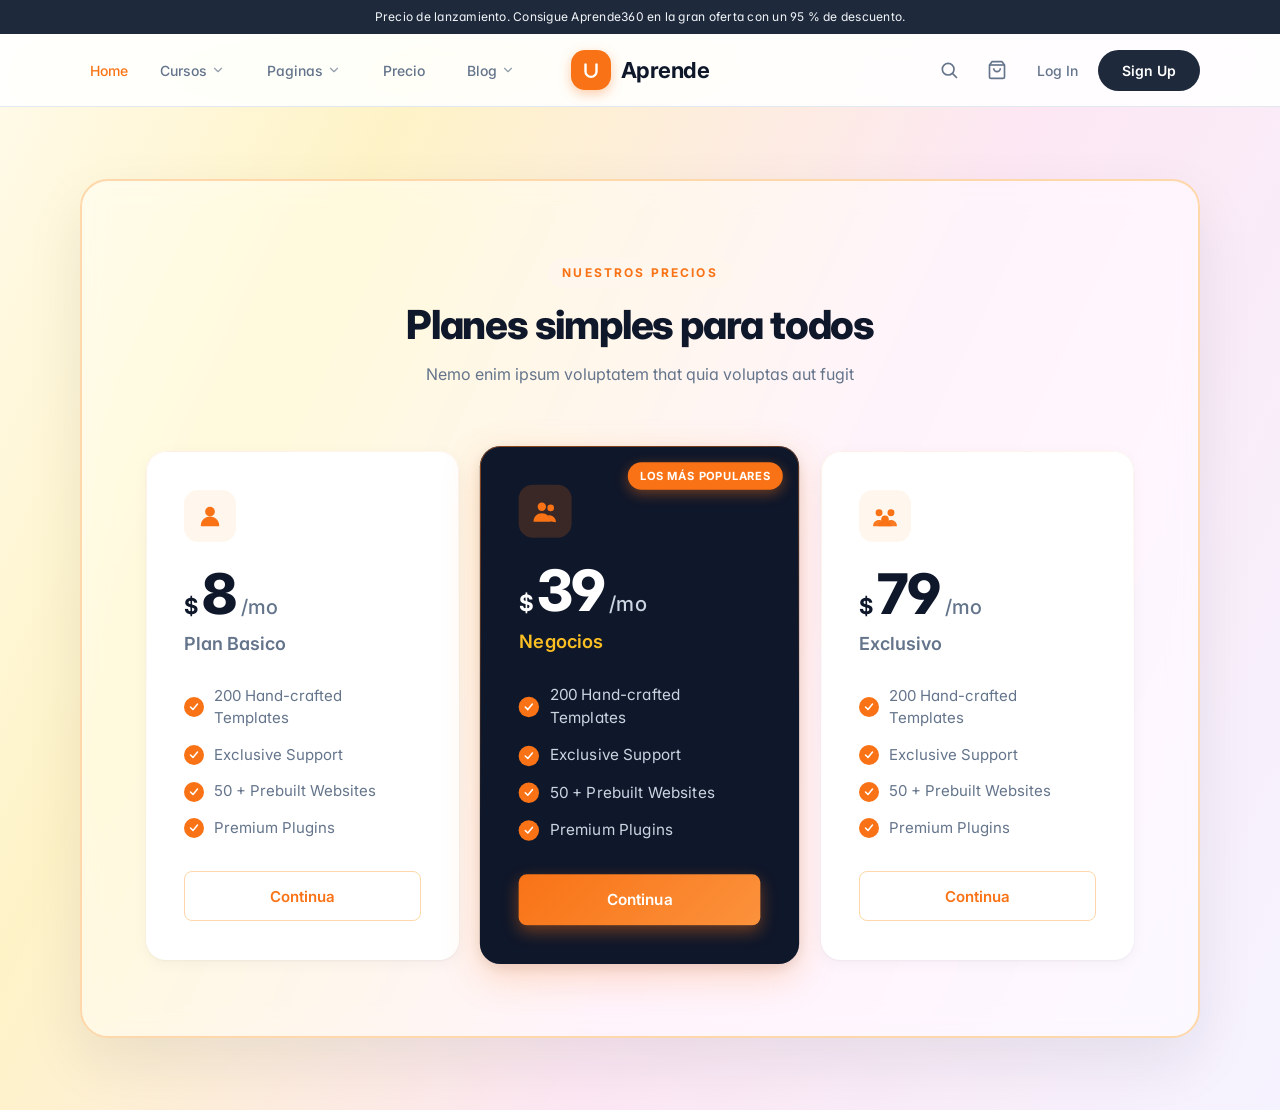
<file: precio.html>
<!DOCTYPE html>
<html lang="es">
<head>
    <meta charset="UTF-8">
    <meta name="viewport" content="width=device-width, initial-scale=1.0">
    <title>Aprende 360 Planes imples para todos</title>
    <link rel="preconnect" href="https://fonts.googleapis.com">
    <link rel="preconnect" href="https://fonts.gstatic.com" crossorigin>
    <link href="https://fonts.googleapis.com/css2?family=Inter:wght@400;500;600;700;800&display=swap" rel="stylesheet">
    <link rel="stylesheet" href="pricing.css">
</head>
<body>
    <!-- ===== Top Promo Banner ===== -->
    <div class="promo-banner">
        <p>Precio de lanzamiento. Consigue Aprende360 en la gran oferta con un 95 % de descuento.</p>
    </div>

    <!-- ===== Header / Navigation ===== -->
    <header class="header" id="header">
        <div class="container header__inner">
            <nav class="nav nav--left" aria-label="Primary">
                <a href="index.html" class="nav__link nav__link--active">Home</a>
                <div class="nav__item">
                    <a href="#" class="nav__link">Cursos <svg class="nav__caret" viewBox="0 0 24 24" width="14" height="14"><path d="M6 9l6 6 6-6" fill="none" stroke="currentColor" stroke-width="2" stroke-linecap="round" stroke-linejoin="round"/></svg></a>
                </div>
                <div class="nav__item">
                    <a href="#" class="nav__link">Paginas <svg class="nav__caret" viewBox="0 0 24 24" width="14" height="14"><path d="M6 9l6 6 6-6" fill="none" stroke="currentColor" stroke-width="2" stroke-linecap="round" stroke-linejoin="round"/></svg></a>
                </div>
                <div class="nav__item">
                    <a href="precio.html" class="nav__link">Precio</a>
                </div>
                <div class="nav__item">
                    <a href="#" class="nav__link">Blog <svg class="nav__caret" viewBox="0 0 24 24" width="14" height="14"><path d="M6 9l6 6 6-6" fill="none" stroke="currentColor" stroke-width="2" stroke-linecap="round" stroke-linejoin="round"/></svg></a>
                </div>
            </nav>

            <a href="index.html" class="logo">
                <span class="logo__icon">
                    <svg viewBox="0 0 32 32" width="22" height="22" fill="none">
                        <path d="M8 8v10a8 8 0 0 0 16 0V8" stroke="white" stroke-width="3.5" stroke-linecap="round"/>
                    </svg>
                </span>
                <span class="logo__text">Aprende</span>
            </a>

            <div class="nav nav--right">
                <button class="icon-btn" aria-label="Search">
                    <svg viewBox="0 0 24 24" width="20" height="20" fill="none" stroke="currentColor" stroke-width="2"><circle cx="11" cy="11" r="7"/><path d="M21 21l-4.3-4.3" stroke-linecap="round"/></svg>
                </button>
                <button class="icon-btn" aria-label="Cart">
                    <svg viewBox="0 0 24 24" width="20" height="20" fill="none" stroke="currentColor" stroke-width="2"><path d="M6 2L3 6v14a2 2 0 0 0 2 2h14a2 2 0 0 0 2-2V6l-3-4z" stroke-linecap="round" stroke-linejoin="round"/><path d="M3 6h18"/><path d="M16 10a4 4 0 0 1-8 0"/></svg>
                </button>
                <a href="#" class="nav__link nav__link--login">Log In</a>
                <a href="#" class="btn btn--primary">Sign Up</a>
                <button class="icon-btn icon-btn--mobile" id="mobileMenuToggle" aria-label="Menu">
                    <svg viewBox="0 0 24 24" width="22" height="22" fill="none" stroke="currentColor" stroke-width="2"><path d="M3 12h18M3 6h18M3 18h18" stroke-linecap="round"/></svg>
                </button>
            </div>
        </div>
    </header>

    <!-- ===== Pricing Section ===== -->
    <section class="pricing">
        <div class="pricing__frame">
            <header class="pricing__head">
                <span class="eyebrow">Nuestros precios</span>
                <h1 class="pricing__title">Planes simples para todos</h1>
                <p class="pricing__subtitle">Nemo enim ipsum voluptatem that quia voluptas aut fugit</p>
            </header>

            <div class="pricing__grid">
                <!-- Card 1: Basic -->
                <article class="plan-card" data-plan="basic">
                    <div class="plan-card__icon" aria-hidden="true">
                        <svg viewBox="0 0 24 24" width="26" height="26" fill="currentColor">
                            <circle cx="12" cy="8" r="4.5"/>
                            <path d="M3.5 21c0-4.7 3.8-8.5 8.5-8.5s8.5 3.8 8.5 8.5v.5h-17z"/>
                        </svg>
                    </div>
                    <div class="plan-card__price">
                        <span class="plan-card__currency">$</span>
                        <span class="plan-card__amount">8</span>
                        <span class="plan-card__suffix">/mo</span>
                    </div>
                    <h3 class="plan-card__name">Plan Basico</h3>
                    <ul class="plan-card__features">
                        <li><span class="feat-check"><svg viewBox="0 0 24 24" width="12" height="12" fill="none" stroke="currentColor" stroke-width="3"><path d="M5 12l5 5 9-11" stroke-linecap="round" stroke-linejoin="round"/></svg></span>200 Hand-crafted Templates</li>
                        <li><span class="feat-check"><svg viewBox="0 0 24 24" width="12" height="12" fill="none" stroke="currentColor" stroke-width="3"><path d="M5 12l5 5 9-11" stroke-linecap="round" stroke-linejoin="round"/></svg></span>Exclusive Support</li>
                        <li><span class="feat-check"><svg viewBox="0 0 24 24" width="12" height="12" fill="none" stroke="currentColor" stroke-width="3"><path d="M5 12l5 5 9-11" stroke-linecap="round" stroke-linejoin="round"/></svg></span>50 + Prebuilt Websites</li>
                        <li><span class="feat-check"><svg viewBox="0 0 24 24" width="12" height="12" fill="none" stroke="currentColor" stroke-width="3"><path d="M5 12l5 5 9-11" stroke-linecap="round" stroke-linejoin="round"/></svg></span>Premium Plugins</li>
                    </ul>
                    <button class="plan-card__btn plan-card__btn--outline">Continua</button>
                </article>

                <!-- Card 2: Business (Featured) -->
                <article class="plan-card plan-card--featured" data-plan="business">
                    <span class="plan-card__badge">Los más populares</span>
                    <div class="plan-card__icon" aria-hidden="true">
                        <svg viewBox="0 0 24 24" width="26" height="26" fill="currentColor">
                            <circle cx="9" cy="8" r="3.8"/>
                            <circle cx="17" cy="9" r="3"/>
                            <path d="M1.5 21c0-4 3.4-7.2 7.5-7.2s7.5 3.2 7.5 7.2v.5h-15z"/>
                            <path d="M16 21v-.5c0-1.8-.7-3.5-1.8-4.7.5-.1 1-.2 1.5-.2 3.3 0 6 2.7 6 6v.4z"/>
                        </svg>
                    </div>
                    <div class="plan-card__price">
                        <span class="plan-card__currency">$</span>
                        <span class="plan-card__amount">39</span>
                        <span class="plan-card__suffix">/mo</span>
                    </div>
                    <h3 class="plan-card__name">Negocios</h3>
                    <ul class="plan-card__features">
                        <li><span class="feat-check"><svg viewBox="0 0 24 24" width="12" height="12" fill="none" stroke="currentColor" stroke-width="3"><path d="M5 12l5 5 9-11" stroke-linecap="round" stroke-linejoin="round"/></svg></span>200 Hand-crafted Templates</li>
                        <li><span class="feat-check"><svg viewBox="0 0 24 24" width="12" height="12" fill="none" stroke="currentColor" stroke-width="3"><path d="M5 12l5 5 9-11" stroke-linecap="round" stroke-linejoin="round"/></svg></span>Exclusive Support</li>
                        <li><span class="feat-check"><svg viewBox="0 0 24 24" width="12" height="12" fill="none" stroke="currentColor" stroke-width="3"><path d="M5 12l5 5 9-11" stroke-linecap="round" stroke-linejoin="round"/></svg></span>50 + Prebuilt Websites</li>
                        <li><span class="feat-check"><svg viewBox="0 0 24 24" width="12" height="12" fill="none" stroke="currentColor" stroke-width="3"><path d="M5 12l5 5 9-11" stroke-linecap="round" stroke-linejoin="round"/></svg></span>Premium Plugins</li>
                    </ul>
                    <button class="plan-card__btn plan-card__btn--primary">Continua</button>
                </article>

                <!-- Card 3: Exclusive -->
                <article class="plan-card" data-plan="exclusive">
                    <div class="plan-card__icon" aria-hidden="true">
                        <svg viewBox="0 0 24 24" width="26" height="26" fill="currentColor">
                            <circle cx="6.5" cy="9" r="3.2"/>
                            <circle cx="17.5" cy="9" r="3.2"/>
                            <circle cx="12" cy="15" r="3.5"/>
                            <path d="M1 21c0-3 2.4-5.4 5.5-5.4S12 18 12 21v.5H1z" opacity="0.95"/>
                            <path d="M12 21v.5h11V21c0-3-2.4-5.4-5.5-5.4S12 18 12 21z" opacity="0.95"/>
                            <path d="M6 21c0-3 2.7-5.4 6-5.4s6 2.4 6 5.4v.5H6z" opacity="0.95"/>
                        </svg>
                    </div>
                    <div class="plan-card__price">
                        <span class="plan-card__currency">$</span>
                        <span class="plan-card__amount">79</span>
                        <span class="plan-card__suffix">/mo</span>
                    </div>
                    <h3 class="plan-card__name">Exclusivo</h3>
                    <ul class="plan-card__features">
                        <li><span class="feat-check"><svg viewBox="0 0 24 24" width="12" height="12" fill="none" stroke="currentColor" stroke-width="3"><path d="M5 12l5 5 9-11" stroke-linecap="round" stroke-linejoin="round"/></svg></span>200 Hand-crafted Templates</li>
                        <li><span class="feat-check"><svg viewBox="0 0 24 24" width="12" height="12" fill="none" stroke="currentColor" stroke-width="3"><path d="M5 12l5 5 9-11" stroke-linecap="round" stroke-linejoin="round"/></svg></span>Exclusive Support</li>
                        <li><span class="feat-check"><svg viewBox="0 0 24 24" width="12" height="12" fill="none" stroke="currentColor" stroke-width="3"><path d="M5 12l5 5 9-11" stroke-linecap="round" stroke-linejoin="round"/></svg></span>50 + Prebuilt Websites</li>
                        <li><span class="feat-check"><svg viewBox="0 0 24 24" width="12" height="12" fill="none" stroke="currentColor" stroke-width="3"><path d="M5 12l5 5 9-11" stroke-linecap="round" stroke-linejoin="round"/></svg></span>Premium Plugins</li>
                    </ul>
                    <button class="plan-card__btn plan-card__btn--outline">Continua</button>
                </article>
            </div>
        </div>
    </section>

    <script src="pricing.js"></script>
</body>
</html>
</file>
<file: pricing.css>
/* ============================================================
   UpSkill — Pricing Page
   Pure CSS (no frameworks)
   ============================================================ */

*, *::before, *::after { box-sizing: border-box; margin: 0; padding: 0; }
html { scroll-behavior: smooth; }

:root {
    --color-dark: #1e293b;
    --color-darker: #0f172a;
    --color-accent: #f97316;
    --color-accent-hover: #ea580c;
    --color-accent-soft: #fed7aa;
    --color-accent-bg: #fff7ed;
    --color-text: #0f172a;
    --color-text-muted: #64748b;
    --color-text-soft: #94a3b8;
    --color-surface: #ffffff;
    --color-border: #e2e8f0;
    --color-bg-gradient: linear-gradient(115deg, #fffbeb 0%, #fef3c7 25%, #fce7f3 60%, #f5f3ff 100%);
    --font-sans: 'Inter', -apple-system, BlinkMacSystemFont, 'Segoe UI', Roboto, Helvetica, Arial, sans-serif;
    --container-width: 1200px;
    --container-px: clamp(20px, 5vw, 40px);
    --shadow-card: 0 1px 3px rgba(15,23,42,0.05), 0 4px 16px rgba(15,23,42,0.04);
    --shadow-card-hover: 0 12px 32px rgba(249,115,22,0.18), 0 4px 12px rgba(15,23,42,0.08);
    --shadow-featured: 0 12px 36px rgba(249,115,22,0.25), 0 4px 12px rgba(15,23,42,0.1);
    --radius-sm: 8px;
    --radius-md: 14px;
    --radius-lg: 20px;
    --radius-xl: 28px;
    --radius-pill: 9999px;
    --transition-fast: 0.18s ease;
    --transition-base: 0.28s cubic-bezier(0.4, 0, 0.2, 1);
}

body {
    font-family: var(--font-sans);
    font-size: 16px;
    color: var(--color-text);
    background: var(--color-bg-gradient);
    line-height: 1.5;
    min-height: 100vh;
    -webkit-font-smoothing: antialiased;
    -moz-osx-font-smoothing: grayscale;
    font-feature-settings: 'cv02', 'cv03', 'cv04', 'cv11';
    padding: 0;
}
button { font-family: inherit; cursor: pointer; border: none; background: none; color: inherit; }
ul { list-style: none; }
a { color: inherit; text-decoration: none; }
img { display: block; max-width: 100%; }

/* ===== PROMO BANNER + HEADER ===== */
.promo-banner {
    background: var(--color-dark);
    color: #fff;
    text-align: center;
    padding: 8px 16px;
    font-size: 12px;
    font-weight: 400;
    letter-spacing: 0.02em;
}
.promo-banner p { color: #f1f5f9; }

.container {
    width: 100%;
    max-width: var(--container-width);
    margin: 0 auto;
    padding-left: var(--container-px);
    padding-right: var(--container-px);
}

.header {
    position: sticky;
    top: 0;
    z-index: 50;
    background: rgba(255, 255, 255, 0.92);
    backdrop-filter: saturate(180%) blur(12px);
    -webkit-backdrop-filter: saturate(180%) blur(12px);
    border-bottom: 1px solid var(--color-border);
    transition: box-shadow var(--transition-base);
}
.header.scrolled { box-shadow: 0 4px 12px rgba(15, 23, 42, 0.08); }

.header__inner {
    display: flex;
    align-items: center;
    justify-content: space-between;
    height: 72px;
    gap: 24px;
}

.nav { display: flex; align-items: center; gap: 4px; }
.nav--left { flex: 1; justify-content: flex-start; gap: 2px; }
.nav--right { flex: 1; justify-content: flex-end; gap: 8px; }

.nav__item, .nav__link {
    display: inline-flex;
    align-items: center;
    gap: 4px;
    padding: 8px 10px;
    font-size: 14px;
    font-weight: 500;
    color: var(--color-text-muted);
    border-radius: var(--radius-sm);
    transition: color var(--transition-fast), background var(--transition-fast);
    cursor: pointer;
}
.nav__link:hover { color: var(--color-accent); }
.nav__link--active { color: var(--color-accent); }
.nav__caret { opacity: 0.7; }

.logo {
    display: inline-flex;
    align-items: center;
    gap: 10px;
    flex-shrink: 0;
}
.logo__icon {
    width: 40px;
    height: 40px;
    background: var(--color-accent);
    border-radius: var(--radius-md);
    display: inline-flex;
    align-items: center;
    justify-content: center;
    box-shadow: 0 4px 12px rgba(249, 115, 22, 0.35);
    transition: transform var(--transition-fast);
}
.logo:hover .logo__icon { transform: rotate(-6deg) scale(1.04); }
.logo__text {
    font-size: 22px;
    font-weight: 700;
    letter-spacing: -0.02em;
    color: var(--color-darker);
}

.btn {
    display: inline-flex;
    align-items: center;
    justify-content: center;
    padding: 10px 24px;
    font-size: 14px;
    font-weight: 600;
    border-radius: var(--radius-pill);
    transition: background var(--transition-fast), transform var(--transition-fast), box-shadow var(--transition-fast);
    white-space: nowrap;
}
.btn--primary { background: var(--color-dark); color: #fff; }
.btn--primary:hover {
    background: var(--color-darker);
    transform: translateY(-1px);
    box-shadow: 0 8px 20px rgba(15, 23, 42, 0.25);
}

.icon-btn {
    width: 40px;
    height: 40px;
    display: inline-flex;
    align-items: center;
    justify-content: center;
    color: var(--color-text-muted);
    border-radius: var(--radius-pill);
    transition: background var(--transition-fast), color var(--transition-fast);
}
.icon-btn:hover { background: var(--color-border); color: var(--color-text); }
.nav__link--login { padding: 8px 12px; font-weight: 500; }
.icon-btn--mobile { display: none; }

@media (max-width: 1024px) {
    .nav--left .nav__link, .nav--left .nav__item { display: none; }
    .nav--left { flex: 0; }
    .nav--right .nav__link--login { display: none; }
}
@media (max-width: 768px) {
    .icon-btn--mobile { display: inline-flex; }
    .btn--primary { display: none; }
}

/* ===== PRICING SECTION ===== */
.pricing {
    width: 100%;
    max-width: var(--container-width);
    margin: 0 auto;
    padding: clamp(40px, 6vw, 72px) var(--container-px) clamp(40px, 6vw, 72px);
}

.pricing__frame {
    position: relative;
    background: rgba(255, 255, 255, 0.55);
    backdrop-filter: blur(14px) saturate(150%);
    -webkit-backdrop-filter: blur(14px) saturate(150%);
    border: 2px solid var(--color-accent-soft);
    border-radius: var(--radius-xl);
    padding: clamp(40px, 6vw, 80px) clamp(24px, 5vw, 64px);
    box-shadow: 0 24px 60px rgba(15, 23, 42, 0.08);
}

.pricing__head {
    text-align: center;
    max-width: 580px;
    margin: 0 auto clamp(40px, 5vw, 64px);
}

.eyebrow {
    display: inline-block;
    font-size: 12px;
    font-weight: 700;
    letter-spacing: 0.18em;
    text-transform: uppercase;
    color: var(--color-accent);
    margin-bottom: 14px;
    padding: 6px 14px;
    background: var(--color-accent-bg);
    border-radius: var(--radius-pill);
}

.pricing__title {
    font-size: clamp(28px, 3.6vw, 40px);
    font-weight: 800;
    letter-spacing: -0.03em;
    color: var(--color-darker);
    line-height: 1.15;
    margin-bottom: 14px;
}

.pricing__subtitle {
    font-size: 16px;
    line-height: 1.6;
    color: var(--color-text-muted);
}

.pricing__grid {
    display: grid;
    grid-template-columns: repeat(3, 1fr);
    gap: clamp(16px, 2vw, 24px);
}

/* ===== PLAN CARD ===== */
.plan-card {
    position: relative;
    display: flex;
    flex-direction: column;
    background: var(--color-surface);
    border-radius: var(--radius-lg);
    padding: clamp(28px, 3vw, 40px);
    box-shadow: var(--shadow-card);
    transition: transform var(--transition-base), box-shadow var(--transition-base);
    overflow: hidden;
    opacity: 0;
    transform: translateY(28px);
    animation: fadeUpCard 0.6s cubic-bezier(0.16, 1, 0.3, 1) forwards;
}
.plan-card:nth-child(1) { animation-delay: 0.05s; }
.plan-card:nth-child(2) { animation-delay: 0.20s; }
.plan-card:nth-child(3) { animation-delay: 0.35s; }

@keyframes fadeUpCard {
    from { opacity: 0; transform: translateY(28px); }
    to   { opacity: 1; transform: translateY(0); }
}

.plan-card::before {
    content: "";
    position: absolute;
    inset: 0;
    border-radius: var(--radius-lg);
    padding: 1px;
    background: linear-gradient(160deg, rgba(249, 115, 22, 0.18), rgba(226, 232, 240, 0) 60%);
    -webkit-mask: linear-gradient(#000 0 0) content-box, linear-gradient(#000 0 0);
    -webkit-mask-composite: xor;
            mask-composite: exclude;
    pointer-events: none;
    opacity: 0.6;
    transition: opacity var(--transition-base);
}

.plan-card:hover {
    transform: translateY(-6px);
    box-shadow: var(--shadow-card-hover);
}
.plan-card:hover::before { opacity: 1; }

.plan-card--featured {
    background: var(--color-darker);
    color: #f8fafc;
    box-shadow: var(--shadow-featured);
    transform: scale(1.02);
    animation-name: fadeUpFeatured;
}

@keyframes fadeUpFeatured {
    from { opacity: 0; transform: translateY(28px) scale(0.98); }
    to   { opacity: 1; transform: translateY(0) scale(1.02); }
}

.plan-card--featured::before {
    background: linear-gradient(160deg, rgba(249, 115, 22, 0.55), rgba(255, 255, 255, 0) 60%);
    opacity: 1;
}

.plan-card--featured:hover {
    transform: translateY(-6px) scale(1.02);
    box-shadow: 0 20px 48px rgba(249, 115, 22, 0.35), 0 8px 16px rgba(15, 23, 42, 0.18);
}

.plan-card__badge {
    position: absolute;
    top: 16px;
    right: 16px;
    background: var(--color-accent);
    color: #fff;
    font-size: 11px;
    font-weight: 700;
    letter-spacing: 0.06em;
    text-transform: uppercase;
    padding: 5px 12px;
    border-radius: var(--radius-pill);
    box-shadow: 0 4px 12px rgba(249, 115, 22, 0.4);
}

.plan-card__icon {
    width: 52px;
    height: 52px;
    display: inline-flex;
    align-items: center;
    justify-content: center;
    background: var(--color-accent-bg);
    color: var(--color-accent);
    border-radius: var(--radius-md);
    margin-bottom: 24px;
    transition: transform var(--transition-base);
}
.plan-card--featured .plan-card__icon {
    background: rgba(249, 115, 22, 0.18);
    color: var(--color-accent);
}
.plan-card:hover .plan-card__icon {
    transform: scale(1.08) rotate(-3deg);
}

.plan-card__price {
    display: flex;
    align-items: baseline;
    gap: 2px;
    margin-bottom: 8px;
    color: var(--color-darker);
}
.plan-card--featured .plan-card__price { color: #fff; }

.plan-card__currency {
    font-size: 22px;
    font-weight: 700;
    line-height: 1;
    margin-right: 2px;
}
.plan-card__amount {
    font-size: clamp(44px, 5vw, 56px);
    font-weight: 800;
    letter-spacing: -0.04em;
    line-height: 1;
}
.plan-card__suffix {
    font-size: 20px;
    font-weight: 500;
    color: var(--color-text-muted);
    margin-left: 4px;
}
.plan-card--featured .plan-card__suffix { color: #cbd5e1; }

.plan-card__name {
    font-size: 18px;
    font-weight: 600;
    color: var(--color-text-muted);
    margin-bottom: 28px;
}
.plan-card--featured .plan-card__name { color: #fbbf24; }

.plan-card__features {
    display: flex;
    flex-direction: column;
    gap: 14px;
    margin-bottom: 32px;
}
.plan-card__features li {
    display: flex;
    align-items: center;
    gap: 10px;
    font-size: 15px;
    line-height: 1.5;
    color: var(--color-text-muted);
}
.plan-card--featured .plan-card__features li { color: #cbd5e1; }

.feat-check {
    display: inline-flex;
    align-items: center;
    justify-content: center;
    width: 20px;
    height: 20px;
    background: var(--color-accent);
    color: #fff;
    border-radius: var(--radius-pill);
    flex-shrink: 0;
}

.plan-card__btn {
    width: 100%;
    height: 50px;
    border-radius: var(--radius-sm);
    font-size: 15px;
    font-weight: 600;
    display: inline-flex;
    align-items: center;
    justify-content: center;
    transition: background var(--transition-fast), color var(--transition-fast),
                transform var(--transition-fast), box-shadow var(--transition-fast),
                border-color var(--transition-fast);
    margin-top: auto;
}

.plan-card__btn--outline {
    background: transparent;
    color: var(--color-accent);
    border: 1px solid var(--color-accent-soft);
}
.plan-card__btn--outline:hover {
    background: var(--color-accent-bg);
    border-color: var(--color-accent);
    transform: translateY(-1px);
}

.plan-card__btn--primary {
    background: linear-gradient(135deg, var(--color-accent) 0%, #fb923c 100%);
    color: #fff;
    box-shadow: 0 6px 16px rgba(249, 115, 22, 0.4);
}
.plan-card__btn--primary:hover {
    transform: translateY(-1px);
    box-shadow: 0 10px 24px rgba(249, 115, 22, 0.55);
    background: linear-gradient(135deg, var(--color-accent-hover) 0%, #f97316 100%);
}
.plan-card__btn:active { transform: translateY(0); }

/* ===== RESPONSIVE ===== */
@media (max-width: 1024px) {
    .pricing__grid {
        grid-template-columns: 1fr;
        max-width: 480px;
        margin: 0 auto;
    }
    .plan-card--featured, .plan-card--featured:hover { transform: none; }
    .plan-card--featured:hover { transform: translateY(-6px); }

    @keyframes fadeUpFeatured {
        from { opacity: 0; transform: translateY(28px); }
        to   { opacity: 1; transform: translateY(0); }
    }
}

@media (max-width: 600px) {
    .pricing__frame { padding: 32px 20px; }
    .pricing__title { font-size: 26px; }
    .plan-card { padding: 24px 20px; }
}

@media (prefers-reduced-motion: reduce) {
    *, *::before, *::after {
        animation-duration: 0.01ms !important;
        animation-iteration-count: 1 !important;
        transition-duration: 0.01ms !important;
        scroll-behavior: auto !important;
    }
}

:focus-visible {
    outline: 2px solid var(--color-accent);
    outline-offset: 3px;
    border-radius: 4px;
}
</file>
